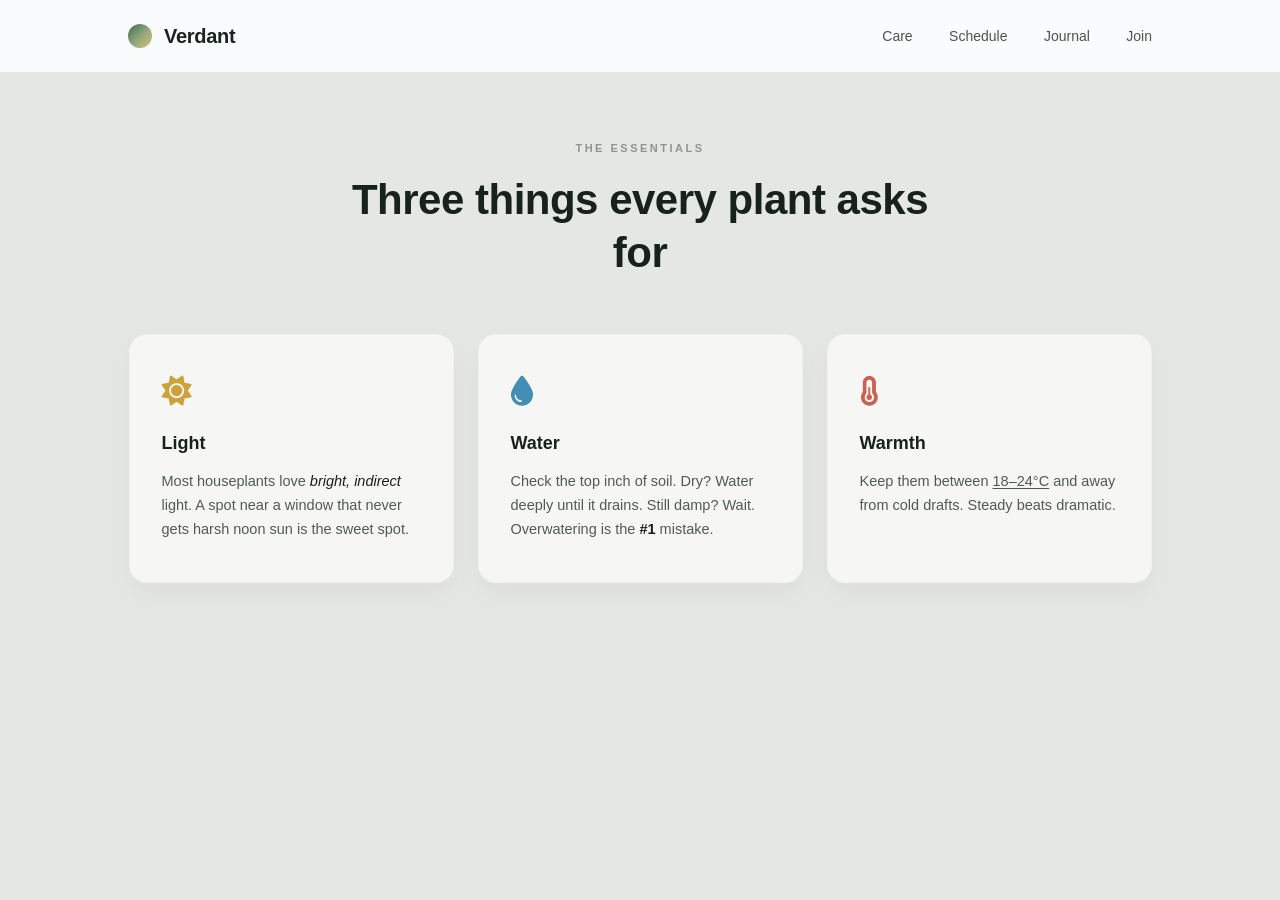
<file: assignment/index.html>
<!DOCTYPE html>
<html lang="en">
<head>
    <meta charset="UTF-8">
    <meta name="viewport" content="width=device-width, initial-scale=1.0">
    <title>Verdant</title>
    <!-- Font Awesome Icons -->
    <link rel="stylesheet" href="https://cdnjs.cloudflare.com/ajax/libs/font-awesome/6.4.2/css/all.min.css">
    <link rel="stylesheet" href="style.css">
</head>
<body>

    <!-- Top Navigation Bar -->
    <header class="navbar">
        <div class="logo">
            <span class="logo-icon"></span>
            <span class="logo-text">Verdant</span>
        </div>
        <nav class="nav-links">
            <a href="#">Care</a>
            <a href="#">Schedule</a>
            <a href="#">Journal</a>
            <a href="#">Join</a>
        </nav>
    </header>

    <!-- Main Section -->
    <main class="content-container">
        <p class="subtitle">THE ESSENTIALS</p>
        <h1 class="main-title">Three things every plant asks<br>for</h1>

        <!-- Feature Cards -->
        <div class="cards-wrapper">
            
            <!-- Card 1: Light -->
            <div class="card">
                <div class="card-icon icon-light">
                    <i class="fa-solid fa-sun"></i>
                </div>
                <h3 class="card-heading">Light</h3>
                <p class="card-text">Most houseplants love <em>bright, indirect</em> light. A spot near a window that never gets harsh noon sun is the sweet spot.</p>
            </div>

            <!-- Card 2: Water -->
            <div class="card">
                <div class="card-icon icon-water">
                    <i class="fa-solid fa-droplet"></i>
                </div>
                <h3 class="card-heading">Water</h3>
                <p class="card-text">Check the top inch of soil. Dry? Water deeply until it drains. Still damp? Wait. Overwatering is the <strong>#1</strong> mistake.</p>
            </div>

            <!-- Card 3: Warmth -->
            <div class="card">
                <div class="card-icon icon-warmth">
                    <i class="fa-solid fa-temperature-half"></i>
                </div>
                <h3 class="card-heading">Warmth</h3>
                <p class="card-text">Keep them between <span class="text-underline">18–24°C</span> and away from cold drafts. Steady beats dramatic.</p>
            </div>

        </div>
    </main>

</body>
</html>
</file>
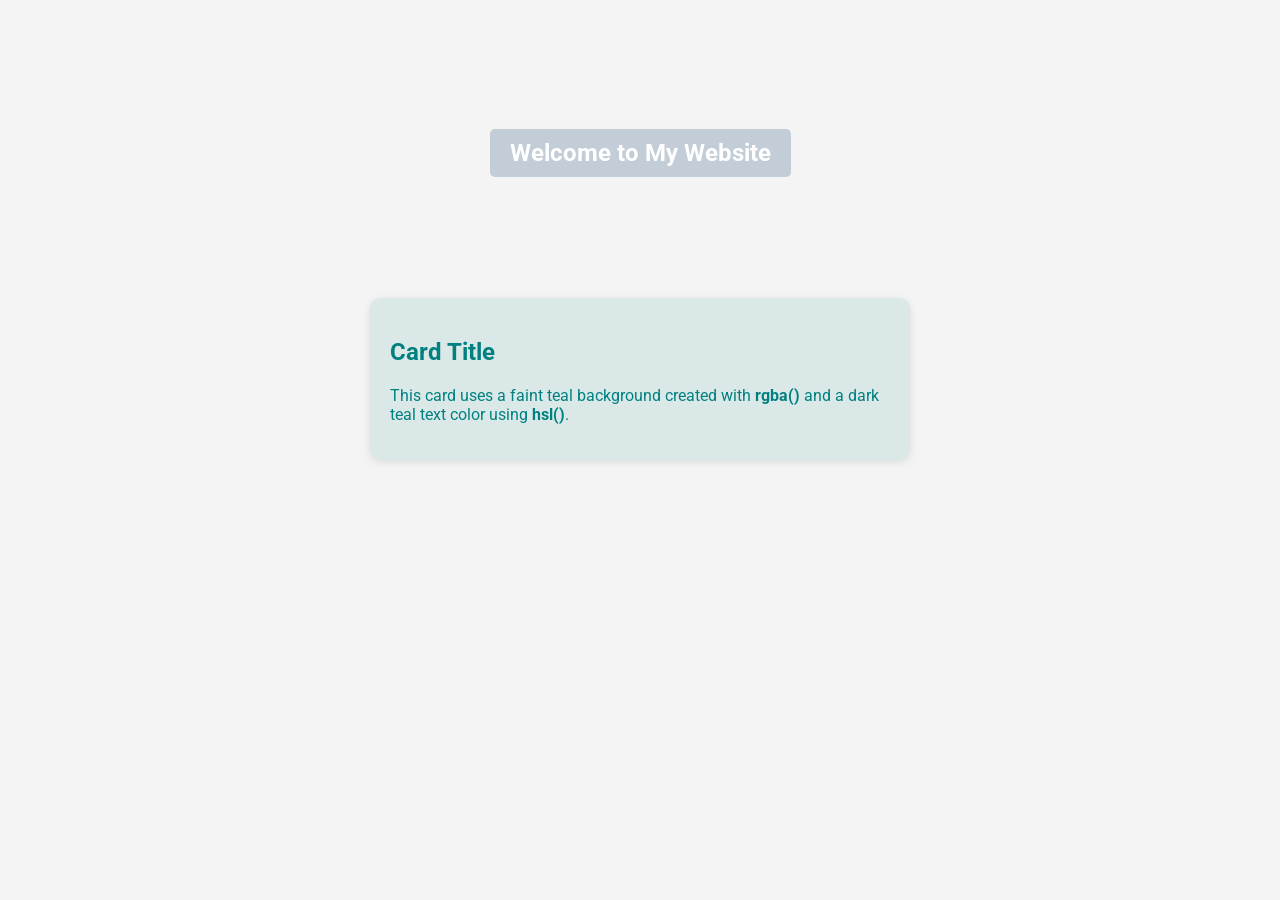
<file: background/index.html>
<!DOCTYPE html>
<html lang="en">
<head>
    <meta charset="UTF-8">
    <meta name="viewport" content="width=device-width, initial-scale=1.0">
    <title>CSS Color Example</title>
    <link rel="preconnect" href="https://fonts.googleapis.com">
<link rel="preconnect" href="https://fonts.gstatic.com" crossorigin>
<link href="https://fonts.googleapis.com/css2?family=Roboto:ital,wght@0,100..900;1,100..900&display=swap" rel="stylesheet">

    <style>
        body{
            background-color:#f4f4f4;   /* light grey page */
            color:#333;                 /* dark grey text */
            font-family: "Roboto", sans-serif;
            font-optical-sizing: auto;
            padding:20px;
        }
        .card p{
            font-family: "Roboto", sans-serif;
             font-optical-sizing: auto;
  
        }
        .card{
            background-color:rgba(0,128,128,0.1); /* faint teal */
            color:hsl(180,100%,25%);
            padding:20px;
            border-radius:10px;
            max-width:500px;
            margin:20px auto;
            box-shadow:0 2px 8px rgba(0,0,0,0.1);
        }

        .hero{
            background-image:url("https://picsum.photos/id/1018/800/400");
            background-size:cover;
            background-position:center;
            background-repeat:no-repeat;
            height:250px;
            display:flex;
            justify-content:center;
            align-items:center;
            border-radius:10px;
        }

        .hero h1{
            background: rgb(55 93 133 / 26%);
    padding: 10px 20px;
    border-radius: 5px;
    color: white;
}
        
    </style>
</head>

<body>

    <section class="hero">
        <h1>Welcome to My Website</h1>
    </section>

    <div class="card">
        <h2>Card Title</h2>
        <p>
            This card uses a faint teal background created with
            <strong>rgba()</strong> and a dark teal text color using
            <strong>hsl()</strong>.
        </p>
    </div>

</body>
</html>
</file>
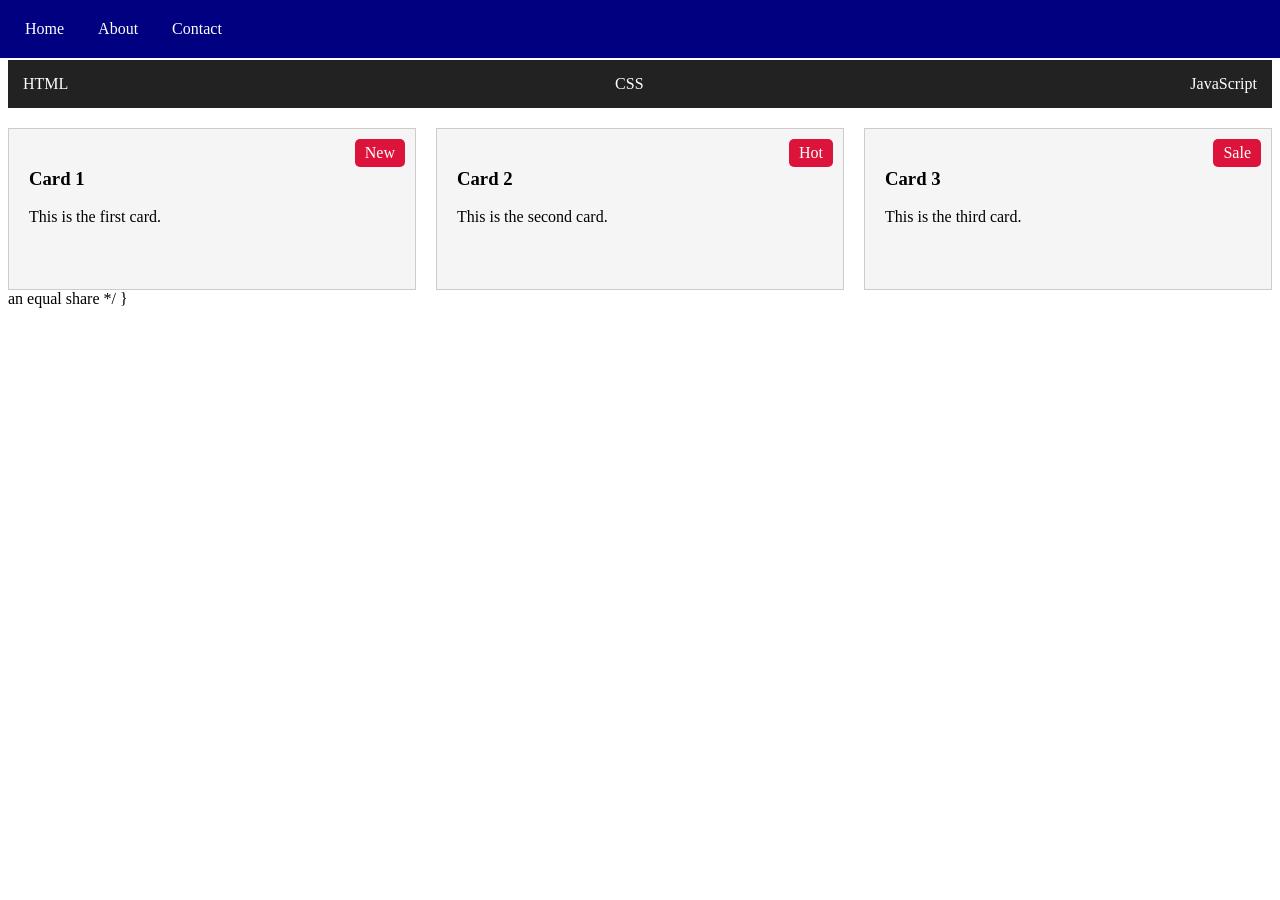
<file: boxmodel/index.html>
<!DOCTYPE html>
<html lang="en">
<head>
<meta charset="UTF-8">
<meta name="viewport" content="width=device-width, initial-scale=1.0">
<title>Position & Display Demo</title>

<style>

/* ---------- POSITION ---------- */

nav a{
    display: inline-block;
    padding: 10px 15px;
    text-decoration: none;
    color: white;
}

.top-bar{
    position: fixed;
    top: 0;
    left: 0;
    width: 100%;
    background: navy;
    color: white;
    z-index: 100;
    padding: 10px;
}

.card{
    position: relative;
    border: 1px solid #ccc;
    padding: 20px;
    min-height: 120px;
    background: #f5f5f5;
}

.badge{
    position: absolute;
    top: 10px;
    right: 10px;
    background: crimson;
    color: white;
    padding: 5px 10px;
    border-radius: 5px;
}

/* ---------- DISPLAY ---------- */

.menu{
    display: flex;
    justify-content: space-between;
    align-items: center;
    gap: 20px;
    padding: 15px;
    background: #222;
    margin-top: 60px;
}

.menu a{
    color: white;
    text-decoration: none;
}

.cards{
    display: flex;
    gap: 20px;
    flex-wrap: wrap;
    margin-top: 20px;
}

.cards .card{
    flex: 1;
    min-width: 220px;
}

</style>
</head>

<body>

<div class="top-bar">
    <nav>
        <a href="#">Home</a>
        <a href="#">About</a>
        <a href="#">Contact</a>
    </nav>
</div>

<div class="menu">
    <a href="#">HTML</a>
    <a href="#">CSS</a>
    <a href="#">JavaScript</a>
</div>

<div class="cards">

    <div class="card">
        <span class="badge">New</span>
        <h3>Card 1</h3>
        <p>This is the first card.</p>
    </div>

    <div class="card">
        <span class="badge">Hot</span>
        <h3>Card 2</h3>
        <p>This is the second card.</p>
    </div>

    <div class="card">
        <span class="badge">Sale</span>
        <h3>Card 3</h3>
        <p>This is the third card.</p>
    </div>

</div>

</body>
</html>an equal share */
}
</file>
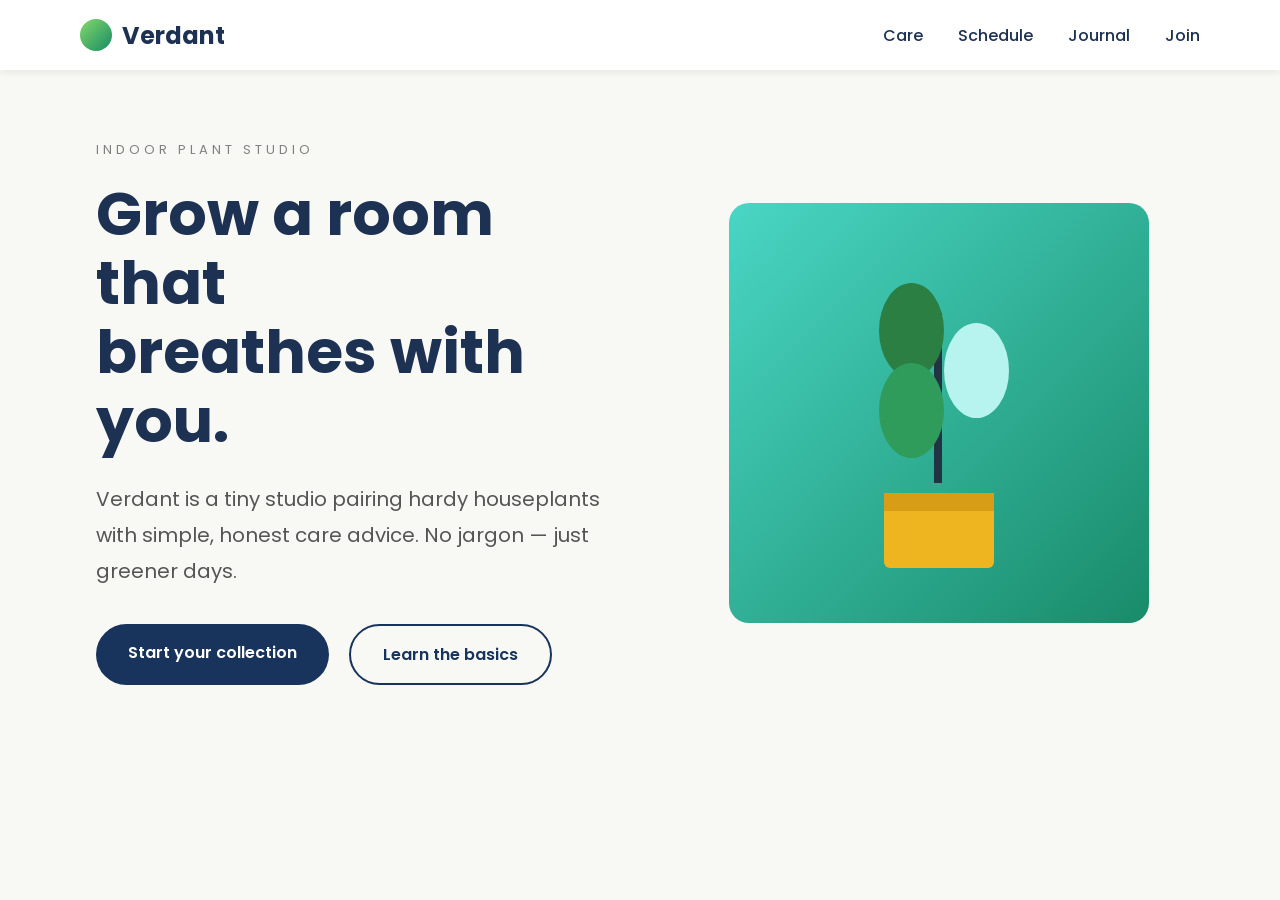
<file: assignment/nextPage/index.html>
<!DOCTYPE html>
<html lang="en">

<head>
    <meta charset="UTF-8">
    <meta name="viewport" content="width=device-width, initial-scale=1.0">
    <title>Verdant</title>

    <link rel="stylesheet" href="style.css">

    <link href="https://fonts.googleapis.com/css2?family=Poppins:wght@300;400;500;600;700&display=swap" rel="stylesheet">
</head>

<body>

    <!-- Navigation -->

    <nav>

        <div class="logo">

            <div class="circle"></div>

            <h2>Verdant</h2>

        </div>

        <ul>

            <li><a href="#">Care</a></li>
            <li><a href="#">Schedule</a></li>
            <li><a href="#">Journal</a></li>
            <li><a href="#">Join</a></li>

        </ul>

    </nav>

    <!-- Hero Section -->

    <section class="hero">

        <div class="left">

            <p class="small">INDOOR PLANT STUDIO</p>

            <h1>Grow a room that<br>breathes with you.</h1>

            <p class="desc">
                Verdant is a tiny studio pairing hardy houseplants
                with simple, honest care advice.
                No jargon — just greener days.
            </p>

            <div class="buttons">

                <a href="#" class="btn1">Start your collection</a>

                <a href="#" class="btn2">Learn the basics</a>

            </div>

        </div>

        <div class="right">

            <div class="plant-box">

                <div class="stem"></div>

                <div class="leaf leaf1"></div>
                <div class="leaf leaf2"></div>
                <div class="leaf leaf3"></div>

                <div class="pot"></div>

            </div>

        </div>

    </section>

</body>

</html>
</file>
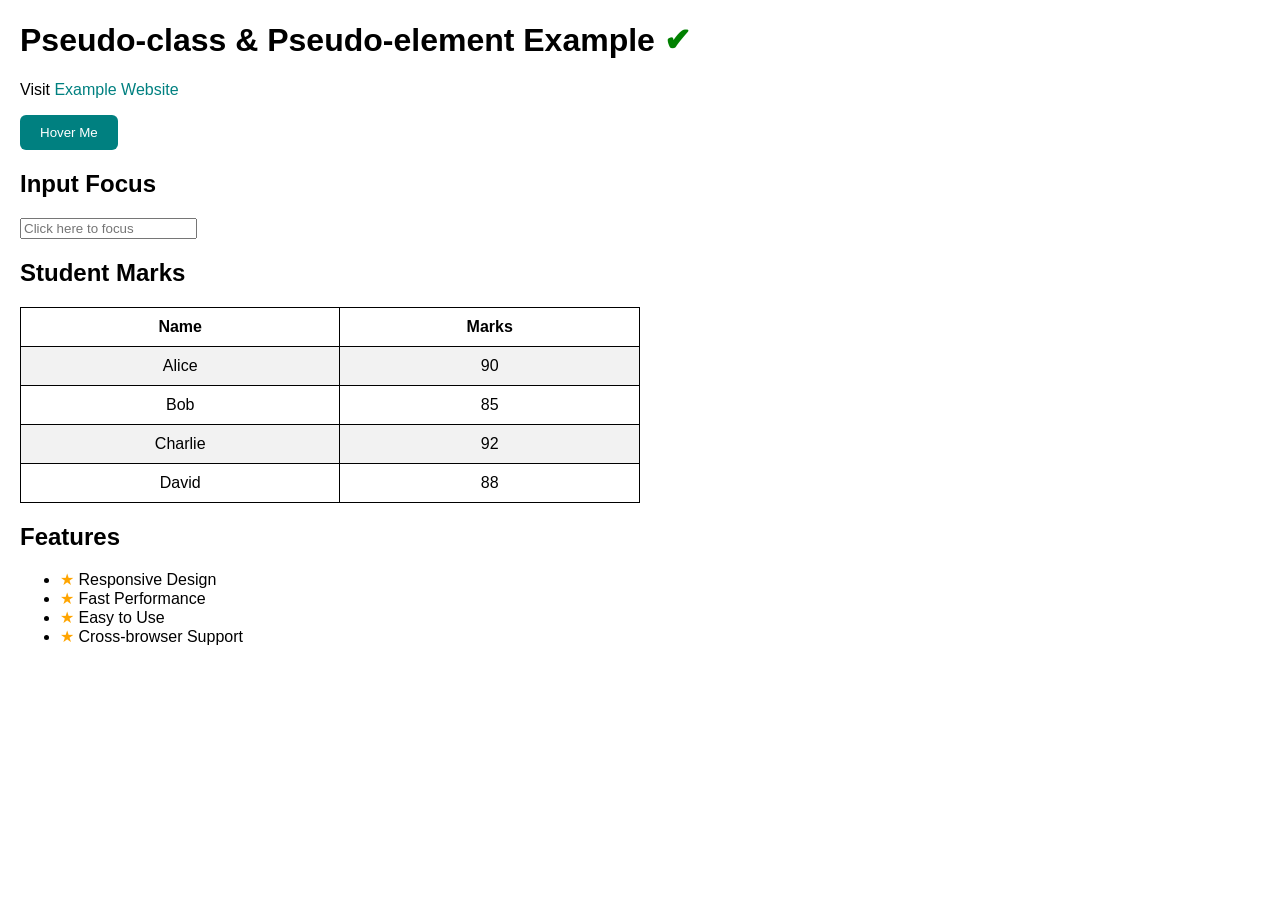
<file: psuedo/undex.html>
<!DOCTYPE html>
<html lang="en">
<head>
    <meta charset="UTF-8">
    <meta name="viewport" content="width=device-width, initial-scale=1.0">
    <title>Pseudo-class & Pseudo-element Demo</title>

    <style>
        body {
            font-family: Arial, sans-serif;
            margin: 20px;
        }

        /* Hover Link */
        a {
            color: teal;
            text-decoration: none;
            transition: color 0.3s;
        }

        a:hover {
            color: crimson;
            text-decoration: underline;
        }

        /* Hover Button */
        .btn {
            background: teal;
            color: white;
            padding: 10px 20px;
            border: none;
            border-radius: 6px;
            cursor: pointer;
            transition: transform 0.3s;
        }

        .btn:hover {
            transform: scale(1.1);
            background: darkcyan;
        }

        /* Focus Input */
        input:focus {
            border: 2px solid blue;
            outline: none;
            background: #f0f8ff;
        }

        /* Zebra Table */
        table {
            width: 50%;
            border-collapse: collapse;
            margin-top: 20px;
        }

        th,
        td {
            border: 1px solid black;
            padding: 10px;
            text-align: center;
        }

        tr:nth-child(even) {
            background-color: #f2f2f2;
        }

        /* List with Stars */
        .features li::before {
            content: "★ ";
            color: orange;
        }

        /* Heading Decoration */
        h1::after {
            content: " ✔";
            color: green;
        }
    </style>
</head>

<body>

    <h1>Pseudo-class & Pseudo-element Example</h1>

    <!-- Hover Link -->
    <p>
        Visit
        <a href="https://example.com" target="_blank">
            Example Website
        </a>
    </p>

    <!-- Hover Button -->
    <button class="btn">Hover Me</button>

    <!-- Focus Input -->
    <h2>Input Focus</h2>
    <input type="text" placeholder="Click here to focus">

    <!-- Zebra Table -->
    <h2>Student Marks</h2>

    <table>
        <tr>
            <th>Name</th>
            <th>Marks</th>
        </tr>

        <tr>
            <td>Alice</td>
            <td>90</td>
        </tr>

        <tr>
            <td>Bob</td>
            <td>85</td>
        </tr>

        <tr>
            <td>Charlie</td>
            <td>92</td>
        </tr>

        <tr>
            <td>David</td>
            <td>88</td>
        </tr>
    </table>

    <!-- List with Stars -->
    <h2>Features</h2>

    <ul class="features">
        <li>Responsive Design</li>
        <li>Fast Performance</li>
        <li>Easy to Use</li>
        <li>Cross-browser Support</li>
    </ul>

</body>
</html>
</file>
<file: assignment/style.css>
/* Clean, Modern System UI Typography */
* {
    margin: 0;
    padding: 0;
    box-sizing: border-box;
    font-family: -apple-system, BlinkMacSystemFont, "Segoe UI", Roboto, Helvetica, Arial, sans-serif;
    -webkit-font-smoothing: antialiased;
    -moz-osx-font-smoothing: grayscale;
}

body {
    background-color: #e5e7e2; /* Image jaisa muted light gray-green canvas background */
    color: #1e2621;
    min-height: 100vh;
}

/* Header/Navbar Setup */
.navbar {
    display: flex;
    justify-content: space-between;
    align-items: center;
    padding: 24px 10%;
    background-color: #fafbfc; /* Clean premium header background */
}

.logo {
    display: flex;
    align-items: center;
    gap: 12px;
}

.logo-icon {
    width: 24px;
    height: 24px;
    border-radius: 50%;
    /* Gradient directly inspired by image's circular logo */
    background: linear-gradient(135deg, #3d6a4a, #8da57c, #dec178);
}

.logo-text {
    font-size: 20px;
    font-weight: 700;
    color: #1a241e;
    letter-spacing: -0.3px;
}

.nav-links a {
    text-decoration: none;
    color: #4a544e;
    margin-left: 32px;
    font-size: 14px;
    font-weight: 500;
    transition: color 0.2s ease;
}

.nav-links a:hover {
    color: #1a241e;
}

/* Main Container */
.content-container {
    max-width: 1200px;
    margin: 70px auto 0 auto;
    text-align: center;
    padding: 0 24px;
}

.subtitle {
    font-size: 11px;
    font-weight: 700;
    letter-spacing: 2.5px;
    color: #8c968e;
    margin-bottom: 20px;
    text-transform: uppercase;
}

.main-title {
    font-size: 42px;
    font-weight: 600;
    line-height: 1.25;
    letter-spacing: -0.5px;
    color: #18221c;
    margin-bottom: 55px;
}

/* Cards Alignment Container */
.cards-wrapper {
    display: flex;
    justify-content: center;
    gap: 24px;
    flex-wrap: wrap;
}

/* Single Card Component */
.card {
    background-color: #f6f7f4; /* Subtle lighter grey-white background for components */
    border-radius: 18px;
    padding: 40px 32px;
    width: 325px;
    text-align: left;
    box-shadow: 0 12px 30px rgba(0, 0, 0, 0.04); /* Smooth soft depth */
    border: 1px solid rgba(0, 0, 0, 0.02);
    transition: transform 0.25s cubic-bezier(0.4, 0, 0.2, 1);
}

.card:hover {
    transform: translateY(-4px);
}

/* Icon Elements Styling */
.card-icon {
    font-size: 30px;
    margin-bottom: 24px;
    display: inline-block;
}

.icon-light { color: #cca23a; }
.icon-water { color: #438eb2; }
.icon-warmth { color: #ca6253; }

/* Component Typography */
.card-heading {
    font-size: 18px;
    font-weight: 600;
    margin-bottom: 16px;
    color: #18221c;
}

.card-text {
    font-size: 14.5px;
    line-height: 1.65;
    color: #4f5b52;
}

/* Rich text classes matching screenshot structure */
.card-text em {
    font-style: italic;
    color: #18221c;
}

.card-text strong {
    font-weight: 700;
    color: #18221c;
}

.text-underline {
    text-decoration: underline;
    text-underline-offset: 2px;
}

/* Responsive UI Adjustment */
@media (max-width: 768px) {
    .navbar {
        padding: 20px;
        flex-direction: column;
        gap: 16px;
    }
    .nav-links a {
        margin: 0 12px;
    }
    .main-title {
        font-size: 30px;
    }
    .cards-wrapper {
        flex-direction: column;
        align-items: center;
    }
}
</file>
<file: assignment/nextPage/style.css>
*{
    margin:0;
    padding:0;
    box-sizing:border-box;
    font-family:Poppins,sans-serif;
}

body{
    background:#f8f8f5;
}

/* Navigation */

nav{
    height:70px;
    background:white;
    display:flex;
    justify-content:space-between;
    align-items:center;
    padding:0 80px;
    box-shadow:0 2px 8px rgba(0,0,0,.08);
}

.logo{
    display:flex;
    align-items:center;
    gap:10px;
}

.circle{
    width:32px;
    height:32px;
    border-radius:50%;
    background:linear-gradient(135deg,#84d96b,#178b65);
}

.logo h2{
    color:#1d3153;
}

nav ul{
    display:flex;
    list-style:none;
    gap:35px;
}

nav ul li a{
    text-decoration:none;
    color:#1d3153;
    font-weight:500;
}

nav ul li a:hover{
    color:#1ea96f;
}

/* Hero */

.hero{
    width:85%;
    margin:70px auto;
    display:flex;
    justify-content:space-between;
    align-items:center;
}

/* Left */

.left{
    width:48%;
}

.small{
    color:gray;
    letter-spacing:4px;
    font-size:13px;
    margin-bottom:20px;
}

.left h1{
    font-size:60px;
    color:#1d3153;
    line-height:1.15;
    margin-bottom:25px;
}

.desc{
    font-size:20px;
    color:#555;
    line-height:1.8;
    margin-bottom:35px;
}

/* Buttons */

.buttons{
    display:flex;
    gap:20px;
}

.btn1{
    background:#18345c;
    color:white;
    padding:16px 32px;
    border-radius:40px;
    text-decoration:none;
    font-weight:600;
}

.btn2{
    border:2px solid #18345c;
    color:#18345c;
    padding:16px 32px;
    border-radius:40px;
    text-decoration:none;
    font-weight:600;
}

.btn1:hover{
    background:#275389;
}

.btn2:hover{
    background:#18345c;
    color:white;
}

/* Right */

.right{
    width:45%;
    display:flex;
    justify-content:center;
}

/* Plant Box */

.plant-box{
    width:420px;
    height:420px;
    border-radius:20px;
    background:linear-gradient(135deg,#49d6c4,#198b6a);
    position:relative;
}

/* Stem */

.stem{
    width:8px;
    height:170px;
    background:#234;
    position:absolute;
    left:205px;
    top:110px;
}

/* Leaves */

.leaf{
    position:absolute;
    width:65px;
    height:95px;
    border-radius:50%;
}

.leaf1{
    background:#2c7f43;
    left:150px;
    top:80px;
}

.leaf2{
    background:#2f9c5b;
    left:150px;
    top:160px;
}

.leaf3{
    background:#b8f4ef;
    left:215px;
    top:120px;
}

/* Pot */

.pot{
    width:110px;
    height:75px;
    background:#efb520;
    position:absolute;
    bottom:55px;
    left:155px;
    border-radius:6px;
}

.pot::before{
    content:"";
    position:absolute;
    width:110px;
    height:18px;
    background:#d79d17;
    top:0;
    left:0;
}
</file>
